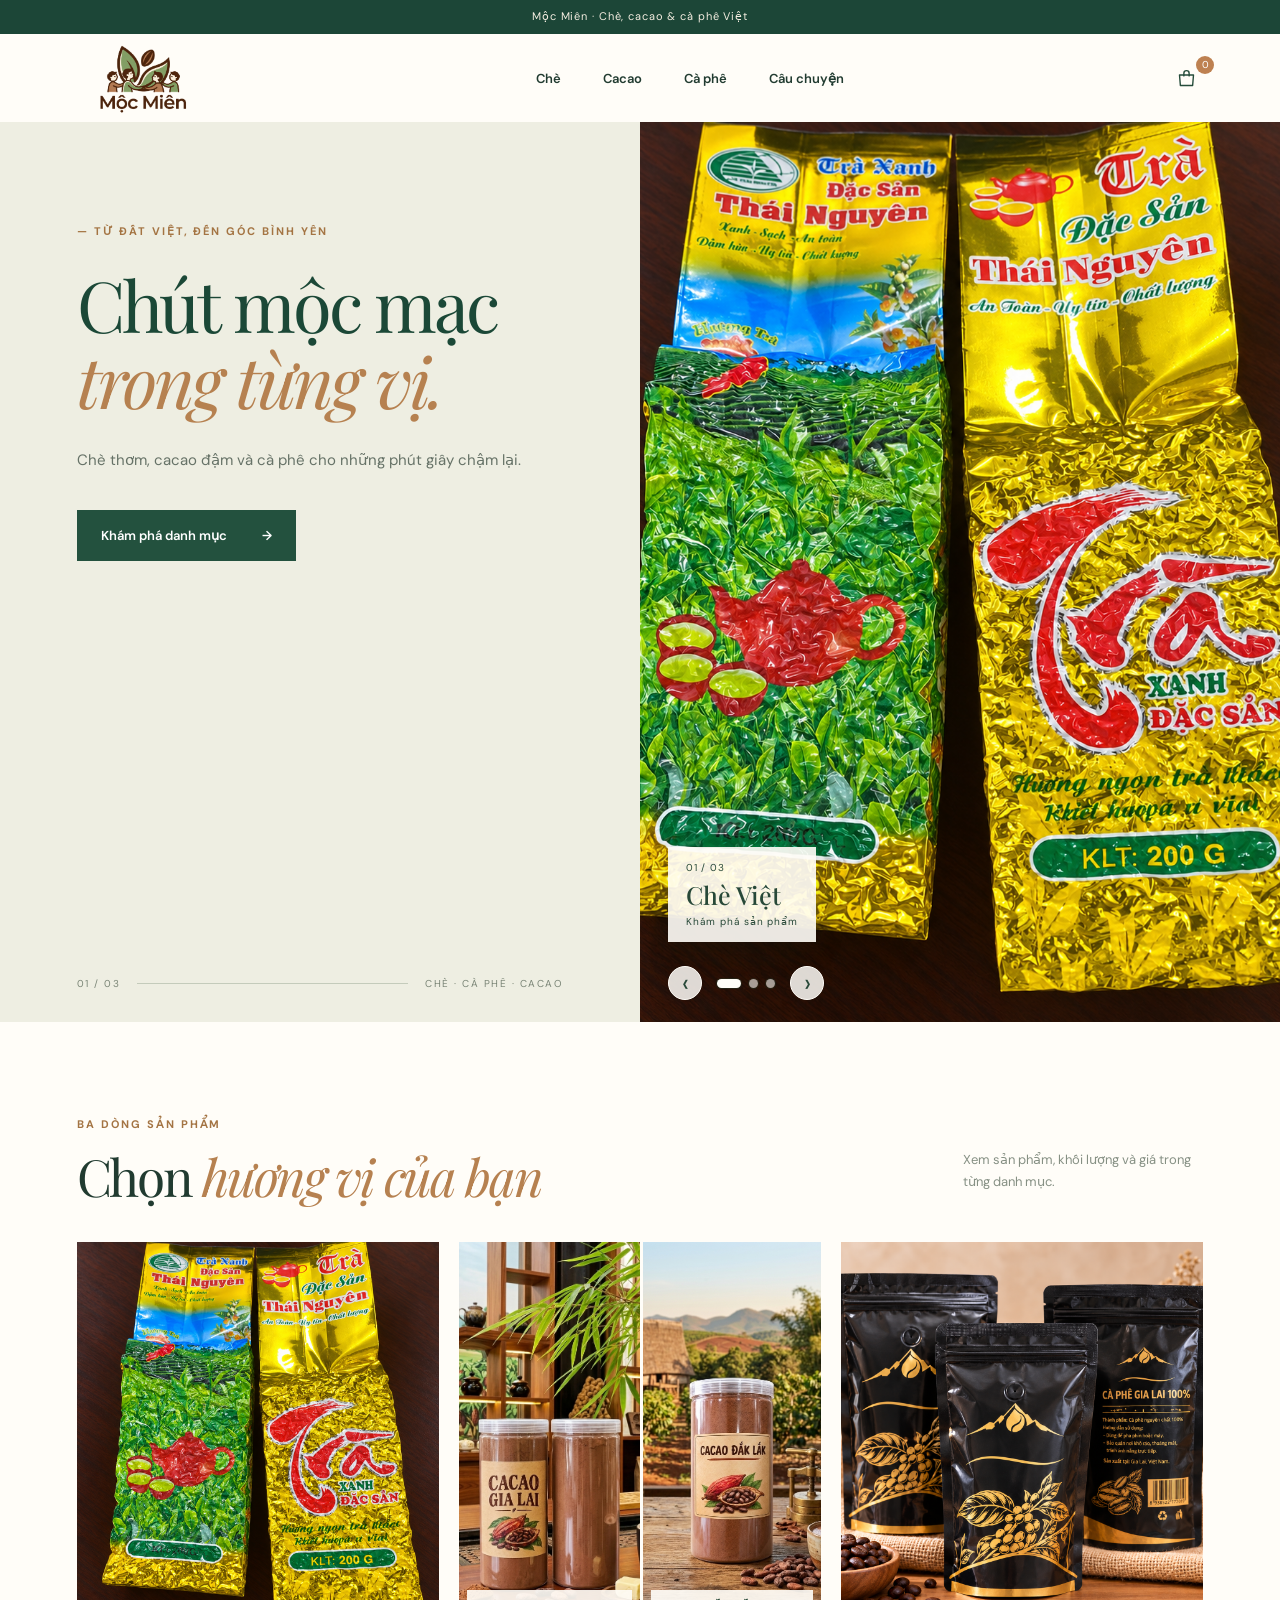
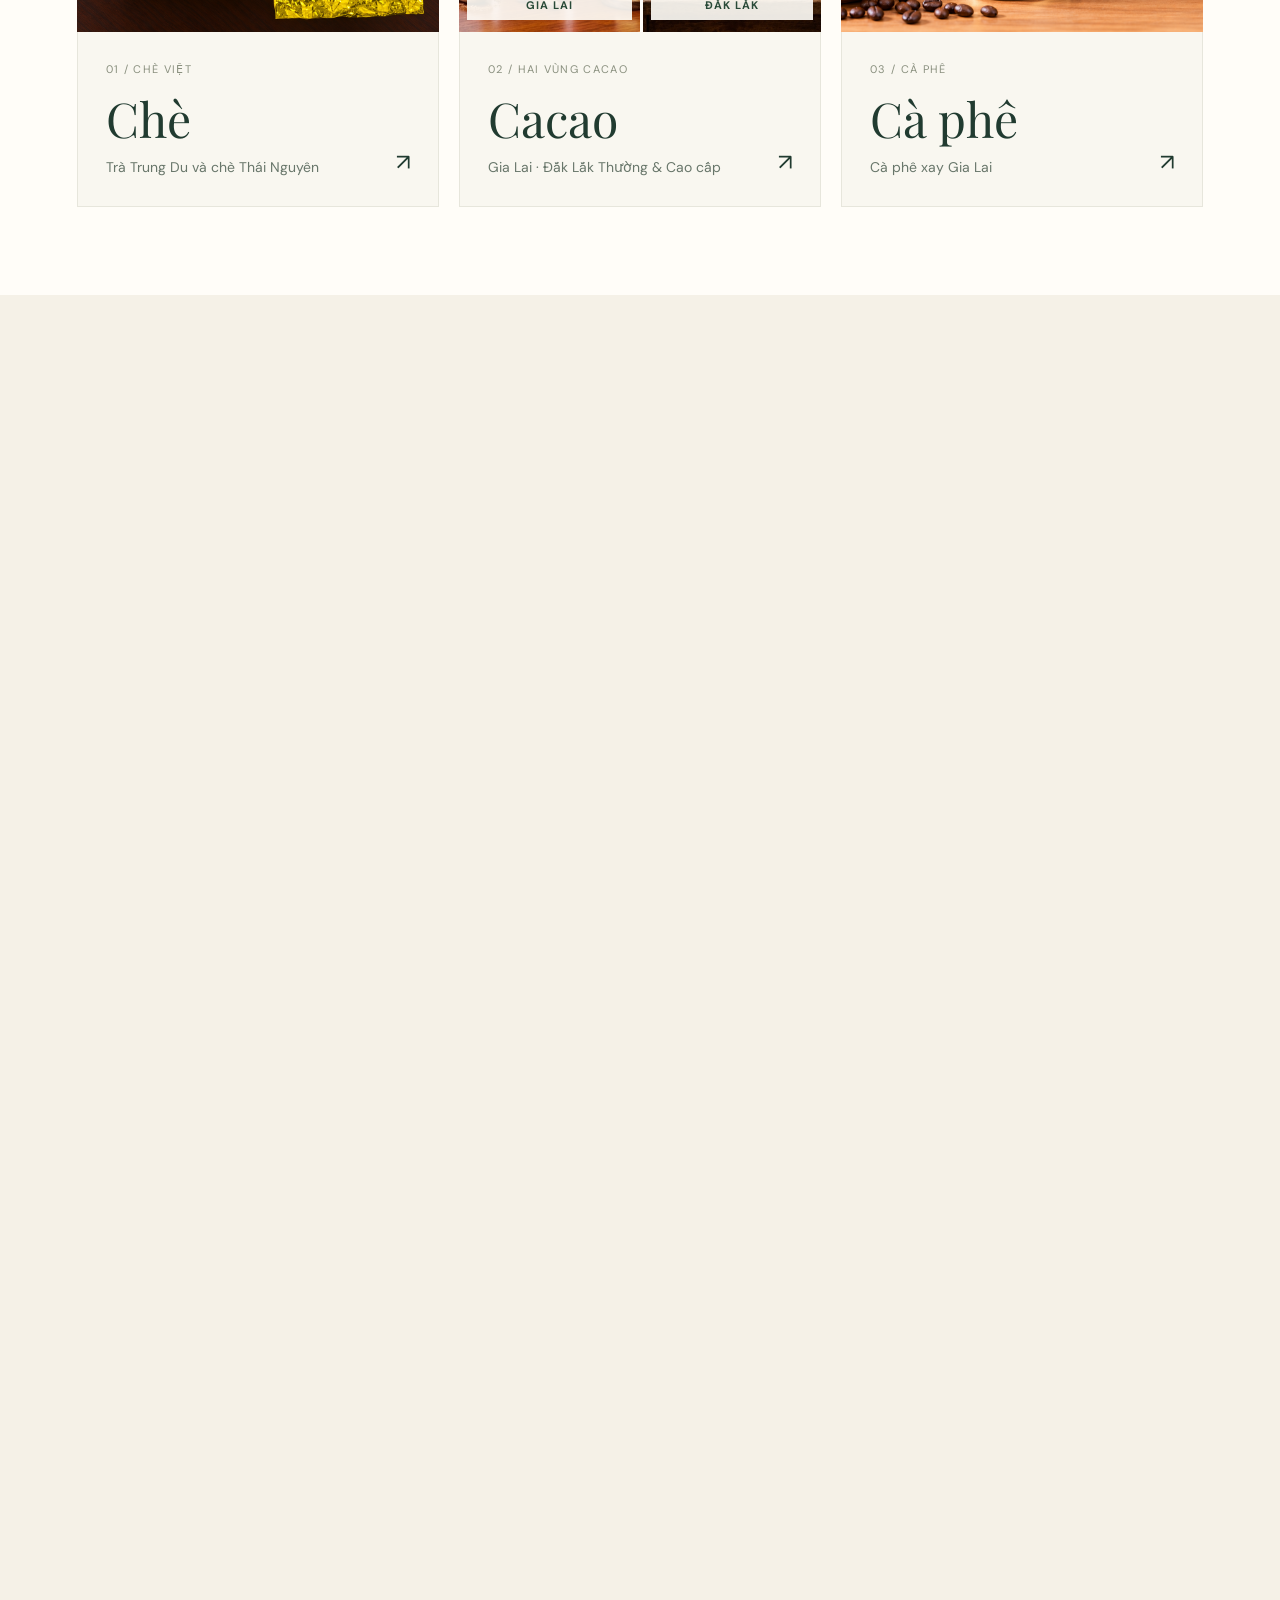
<file: index.html>
﻿<!doctype html>

<html lang="vi"><head><meta charset="utf-8"><meta name="viewport" content="width=device-width, initial-scale=1"><meta name="theme-color" content="#1d4434"><meta name="description" content="Khám phá chè, cacao Đắk Lắk và cà phê Gia Lai tại Mộc Miên. Xem sản phẩm và giá theo khối lượng."><title>Mộc Miên — Chè, Cacao &amp; Cà phê</title><link rel="icon" href="./moc-mien-logo.png" type="image/png"><link rel="preconnect" href="https://fonts.googleapis.com"><link rel="preconnect" href="https://fonts.gstatic.com" crossorigin><link href="https://fonts.googleapis.com/css2?family=DM+Sans:wght@400;500;600;700&family=Playfair+Display:ital,wght@0,400;0,500;0,600;1,400;1,500&display=swap" rel="stylesheet"><link rel="preload" as="image" href="./products/che-thai-nguyen-photo-demo.png" fetchpriority="high"><link rel="stylesheet" href="./style.css?v=ui-2"><link rel="stylesheet" href="./catalog.css?v=ui-2"><script src="./config.js?v=2" defer></script><script src="./checkout.js?v=3" defer></script><script src="./site-ui.js?v=price-fix-1" defer></script><style id="legacy-zalo-cleanup">footer>div:nth-of-type(3){display:none!important}</style></head><body data-page="home"><div id="app"></div></body></html>
</file>
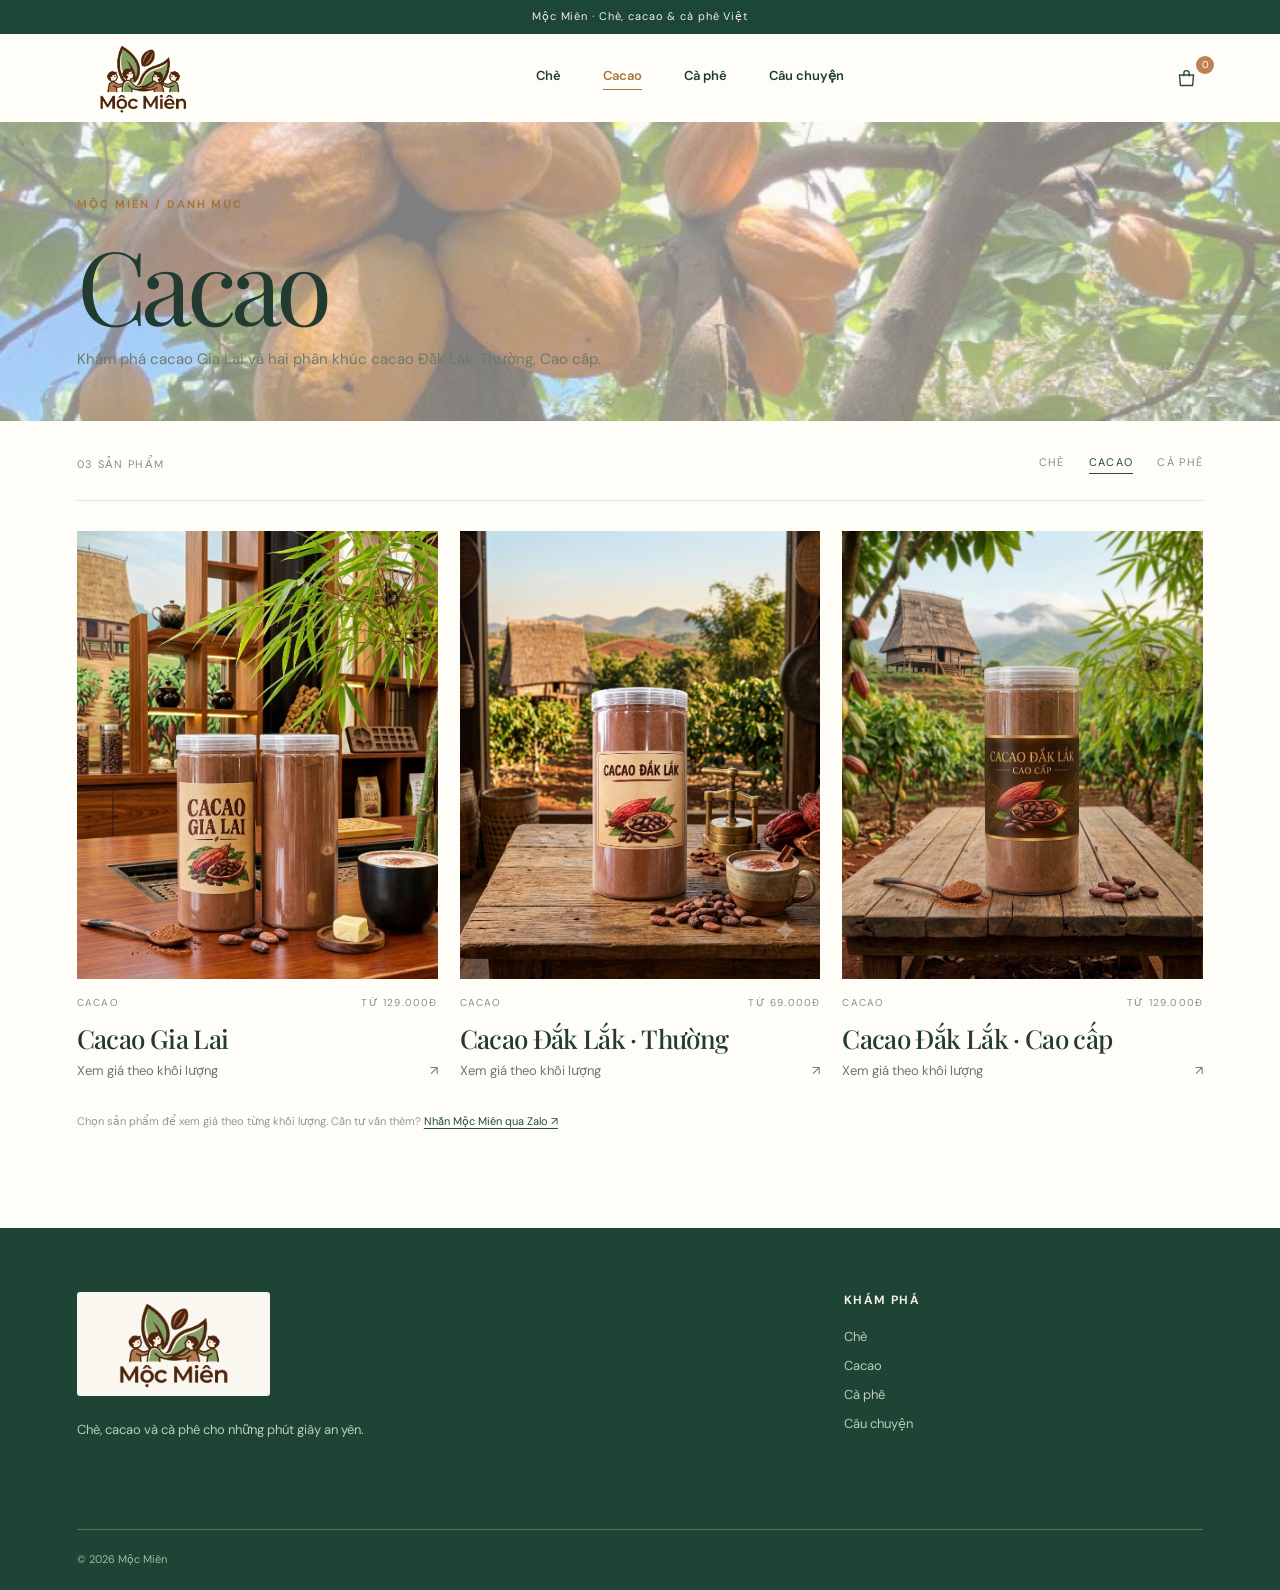
<file: cacao.html>
﻿<!doctype html>

<html lang="vi"><head><meta charset="utf-8"><meta name="viewport" content="width=device-width, initial-scale=1"><meta name="theme-color" content="#1d4434"><meta name="description" content="Bột cacao Đắk Lắk tại Mộc Miên. Có gói 150 g, 450 g và 950 g."><title>Cacao Đắk Lắk — Mộc Miên</title><link rel="icon" href="./moc-mien-logo.png" type="image/png"><link rel="preconnect" href="https://fonts.googleapis.com"><link rel="preconnect" href="https://fonts.gstatic.com" crossorigin><link href="https://fonts.googleapis.com/css2?family=DM+Sans:wght@400;500;600;700&family=Playfair+Display:ital,wght@0,400;0,500;0,600;1,400;1,500&display=swap" rel="stylesheet"><link rel="stylesheet" href="./style.css?v=story-2"><link rel="stylesheet" href="./catalog.css?v=tea-1"><script src="./config.js?v=2" defer></script><script src="./checkout.js?v=3" defer></script><script src="./site-ui.js?v=clean-1" defer></script><style id="legacy-zalo-cleanup">footer>div:nth-of-type(3){display:none!important}</style></head><body data-page="cacao"><div id="app"></div></body></html>
</file>
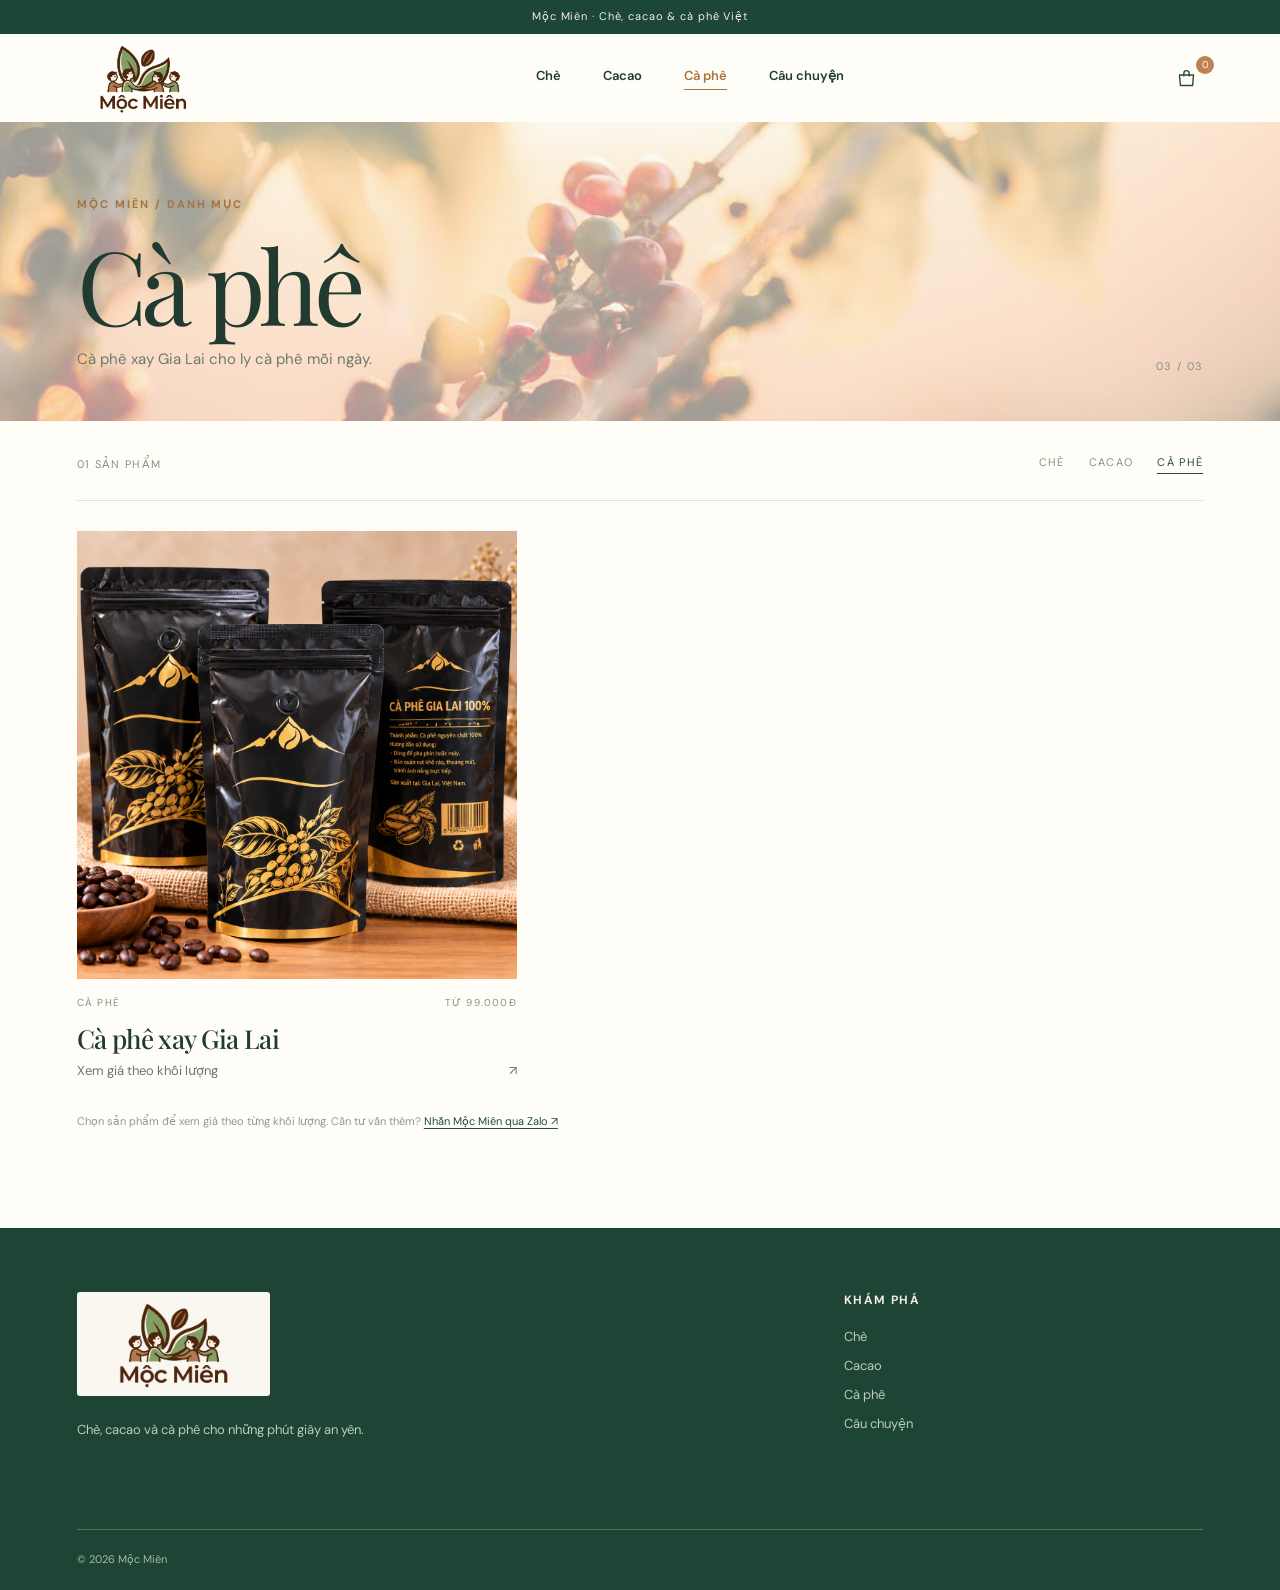
<file: caphe.html>
<!doctype html>

<html lang="vi"><head><meta charset="utf-8"><meta name="viewport" content="width=device-width, initial-scale=1"><meta name="theme-color" content="#1d4434"><meta name="description" content="Cà phê xay Gia Lai tại Mộc Miên. Có gói 150 g, 450 g và 950 g."><title>Cà phê Gia Lai — Mộc Miên</title><link rel="icon" href="./moc-mien-logo.png" type="image/png"><link rel="preconnect" href="https://fonts.googleapis.com"><link rel="preconnect" href="https://fonts.gstatic.com" crossorigin><link href="https://fonts.googleapis.com/css2?family=DM+Sans:wght@400;500;600;700&family=Playfair+Display:ital,wght@0,400;0,500;0,600;1,400;1,500&display=swap" rel="stylesheet"><link rel="stylesheet" href="./style.css?v=story-2"><link rel="stylesheet" href="./catalog.css?v=tea-1"><script src="./config.js?v=2" defer></script><script src="./checkout.js?v=3" defer></script><script src="./site-ui.js?v=clean-1" defer></script><style id="legacy-zalo-cleanup">footer>div:nth-of-type(3){display:none!important}</style></head><body data-page="caphe"><div id="app"></div></body></html>
</file>
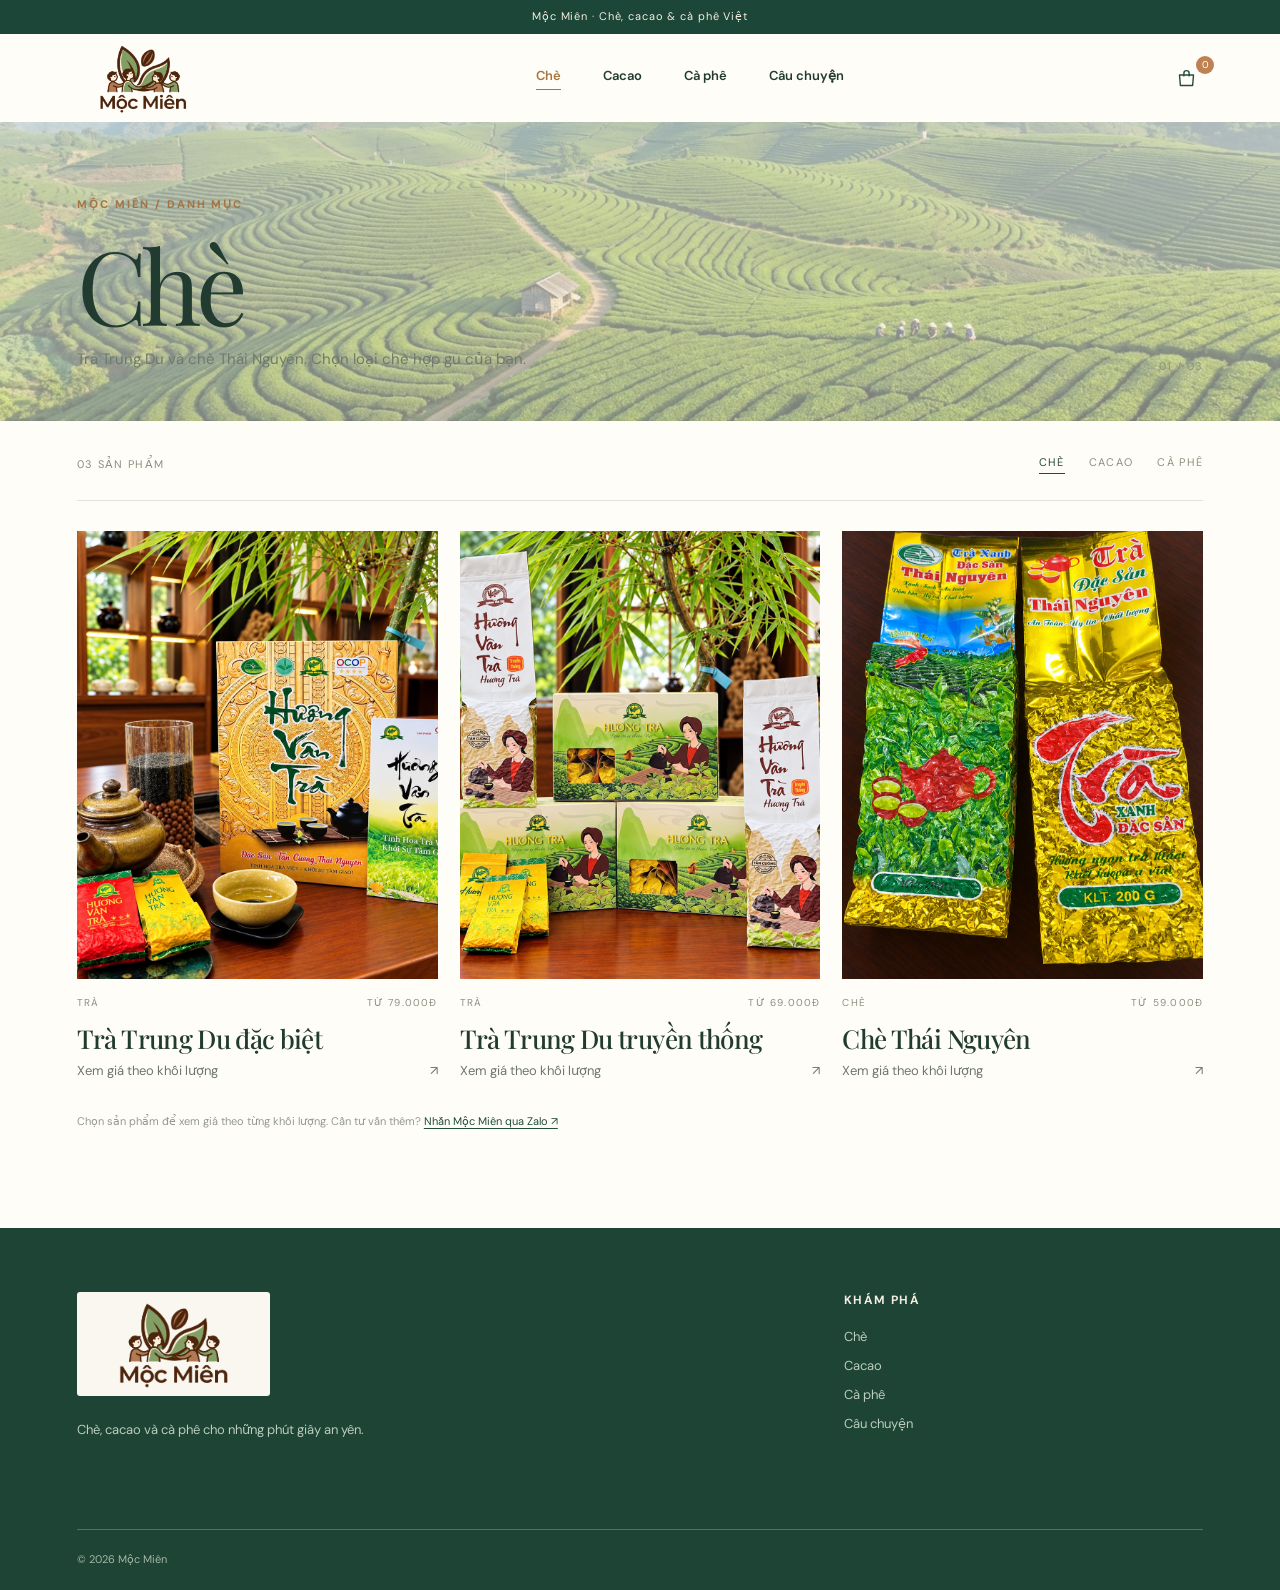
<file: che.html>
﻿<!doctype html>

<html lang="vi"><head><meta charset="utf-8"><meta name="viewport" content="width=device-width, initial-scale=1"><meta name="theme-color" content="#1d4434"><meta name="description" content="Trà Trung Du và chè Thái Nguyên tại Mộc Miên. Có gói 100 g, 200 g và 1 kg."><title>Chè Việt — Mộc Miên</title><link rel="icon" href="./moc-mien-logo.png" type="image/png"><link rel="preconnect" href="https://fonts.googleapis.com"><link rel="preconnect" href="https://fonts.gstatic.com" crossorigin><link href="https://fonts.googleapis.com/css2?family=DM+Sans:wght@400;500;600;700&family=Playfair+Display:ital,wght@0,400;0,500;0,600;1,400;1,500&display=swap" rel="stylesheet"><link rel="stylesheet" href="./style.css?v=story-2"><link rel="stylesheet" href="./catalog.css?v=tea-1"><script src="./config.js?v=2" defer></script><script src="./checkout.js?v=3" defer></script><script src="./site-ui.js?v=clean-1" defer></script><style id="legacy-zalo-cleanup">footer>div:nth-of-type(3){display:none!important}</style></head><body data-page="che"><div id="app"></div></body></html>
</file>
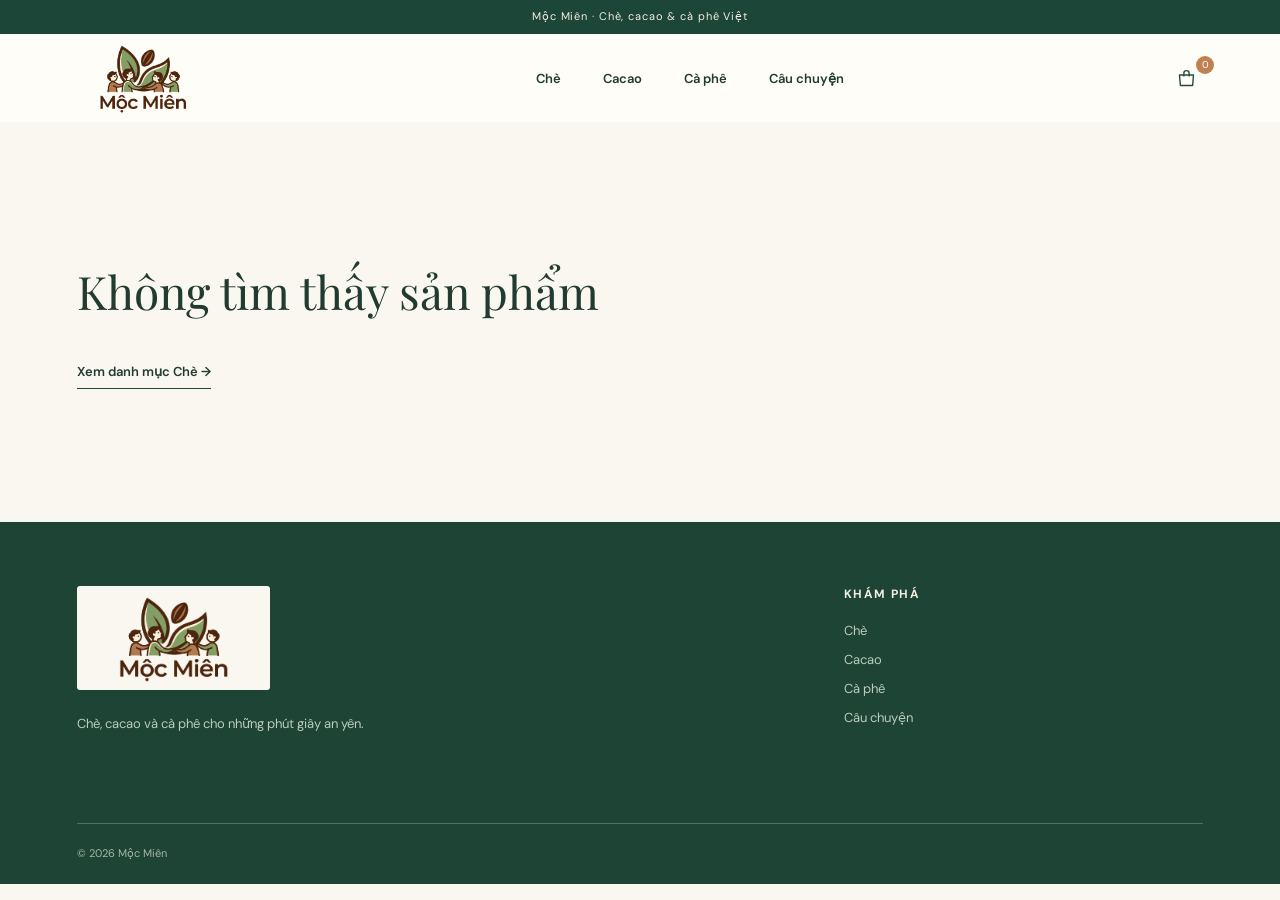
<file: product.html>
﻿<!doctype html>

<html lang="vi"><head><meta charset="utf-8"><meta name="viewport" content="width=device-width, initial-scale=1"><meta name="theme-color" content="#1d4434"><meta name="description" content="Xem giá theo khối lượng và chọn sản phẩm Mộc Miên phù hợp với bạn."><title>Sản phẩm — Mộc Miên</title><link rel="icon" href="./moc-mien-logo.png" type="image/png"><link rel="preconnect" href="https://fonts.googleapis.com"><link rel="preconnect" href="https://fonts.gstatic.com" crossorigin><link href="https://fonts.googleapis.com/css2?family=DM+Sans:wght@400;500;600;700&family=Playfair+Display:ital,wght@0,400;0,500;0,600;1,400;1,500&display=swap" rel="stylesheet"><link rel="stylesheet" href="./style.css?v=ui-2"><link rel="stylesheet" href="./catalog.css?v=ui-2"><script src="./config.js?v=2" defer></script><script src="./checkout.js?v=3" defer></script><script src="./auth.js?v=1" defer></script><script src="./site-ui.js?v=price-fix-1" defer></script><style id="legacy-zalo-cleanup">footer>div:nth-of-type(3){display:none!important}</style></head><body data-page="product"><div id="app"></div></body></html>
</file>
<file: style.css>
:root{font-family:'DM Sans',Arial,sans-serif;color:#213b30;background:#f9f7f0}*{box-sizing:border-box}html{scroll-behavior:smooth}body{margin:0}button,a{cursor:pointer}a{text-decoration:none;color:inherit}button{font:inherit}.announcement{height:34px;background:#1c4637;color:#f5eee1;text-align:center;font-size:11px;letter-spacing:.08em;padding:9px 10px}.announcement span{margin:0 20px;color:#d4ad6c}.header{height:88px;padding:0 max(6vw,24px);display:flex;align-items:center;justify-content:space-between;background:#fffdf8;position:relative;z-index:5}.brand{display:inline-flex;align-items:center;gap:10px;font-family:'Playfair Display',serif;font-size:29px;font-weight:600;letter-spacing:-.05em}.brand-mark{width:38px;height:38px;border:1px solid #2d5b43;border-radius:50%;display:grid;place-items:center}.brand-dot{color:#c1864b}.nav{display:flex;gap:42px;font-size:13px;font-weight:600}.nav a:hover,.text-link:hover{color:#a9753f}.icon-button{background:none;border:0;color:#254c3b;display:grid;place-items:center}.cart-trigger{position:relative}.cart-count{position:absolute;top:-11px;right:-11px;background:#be8151;color:white;border-radius:50%;font-size:10px;width:18px;height:18px;display:grid;place-items:center}.mobile-menu{display:none}.hero{display:grid;grid-template-columns:1fr 1fr;min-height:600px;background:#eeeee2}.hero-copy{padding:clamp(70px,8vw,125px) 6vw 32px max(6vw,32px);display:flex;flex-direction:column;align-items:flex-start}.eyebrow{font-size:11px;font-weight:700;letter-spacing:.18em;color:#a47443}.hero h1,.section-heading h2,.story h2{font-family:'Playfair Display',serif;font-weight:400;letter-spacing:-.045em}.hero h1{font-size:clamp(54px,5.5vw,88px);line-height:1.08;margin:28px 0;color:#1b4837}.hero h1 em,.section-heading h2 em,.story h2 em{color:#b68150;font-weight:400}.hero-copy>p{max-width:455px;font-size:15px;line-height:1.9;color:#667267;margin:0 0 35px}.primary-link{display:flex;align-items:center;gap:35px;background:#23513e;color:white;padding:17px 24px;font-size:13px;font-weight:600}.primary-link:hover{background:#17392c}.hero-foot{display:flex;align-items:center;gap:17px;margin-top:auto;padding-top:60px;width:100%;font-size:10px;letter-spacing:.15em;color:#7a8576}.hero-foot div{height:1px;flex:1;background:#c4cbbb}.hero-art{position:relative;overflow:hidden;background:#d9dfc5;display:grid;place-items:center}.hero-art:before{content:'';position:absolute;width:60%;height:74%;border-radius:50%;background:#c4d0ac}.hero-art img{position:relative;width:min(54%,390px);height:520px;object-fit:contain;transform:rotate(-6deg);filter:drop-shadow(22px 28px 20px #49634455)}.hero-orbit{position:absolute;border:1px solid #94ab86;border-radius:50%}.orbit-one{width:650px;height:650px;top:-130px;right:-200px}.orbit-two{width:430px;height:430px;bottom:-220px;left:-200px}.hero-art-label{position:absolute;top:75px;right:50px;font-size:11px;letter-spacing:.22em;line-height:1.5;color:#40624d}.floating-note{position:absolute;bottom:55px;left:40px;background:#fffdf2;padding:16px 23px;font-family:'Playfair Display',serif;font-style:italic;font-size:16px;box-shadow:0 15px 30px #35503a25}.promise{display:grid;grid-template-columns:repeat(3,1fr);padding:36px max(6vw,24px);background:#fffdf8;border-bottom:1px solid #e8e9df}.promise>div{display:grid;grid-template-columns:47px 1fr;grid-template-rows:20px 20px;align-items:center;padding:0 20%;border-right:1px solid #e3e5da}.promise>div:last-child{border:0}.promise div>span{grid-row:span 2;font-size:29px;color:#a87542}.promise strong{font-size:13px}.promise small{font-size:11px;color:#8b948b}.collection{padding:100px max(6vw,24px) 88px;background:#fffdf8}.section-heading{display:flex;align-items:end;justify-content:space-between;margin-bottom:36px}.section-heading h2,.story h2{font-size:clamp(42px,4vw,60px);line-height:1.15;margin:14px 0 0}.section-heading p{max-width:240px;color:#869084;font-size:13px;line-height:1.7}.product-grid{display:grid;grid-template-columns:repeat(4,1fr);gap:20px}.product-image{height:clamp(230px,27vw,365px);position:relative;display:grid;place-items:center;overflow:hidden}.tone-0{background:#e9ecdf}.tone-1{background:#f0e8d6}.tone-2{background:#eee3d6}.tone-3{background:#e4e6d8}.product-image img{height:90%;width:80%;object-fit:contain;transition:transform .25s}.product:hover img{transform:scale(1.04)}.product-image button{position:absolute;right:15px;bottom:15px;background:#fffdf8;border:0;border-radius:50%;height:38px;width:38px;color:#2a543d;font-size:25px;line-height:1}.product-meta{display:flex;justify-content:space-between;font-size:9px;letter-spacing:.14em;color:#ae8a66;margin-top:22px}.product h3{font-family:'Playfair Display',serif;font-size:22px;font-weight:500;margin:9px 0}.product-bottom{display:flex;justify-content:space-between;gap:5px;font-size:12px;color:#829083}.product-bottom strong{color:#2b4c39;font-size:14px}.sample-note{font-size:11px;color:#93998e;margin:35px 0 0}.story{display:grid;grid-template-columns:1fr 1fr;min-height:480px;background:#e8e8d8}.story-art{position:relative;overflow:hidden;background:#c3cfb3;min-height:480px}.story-sun{position:absolute;width:280px;height:280px;border-radius:50%;background:#e9d9a7;top:60px;left:35%}.story-hill{position:absolute;width:110%;height:320px;border-radius:50% 50% 0 0}.hill-one{background:#8fa786;bottom:-170px;left:-25%;transform:rotate(-12deg)}.hill-two{background:#627e65;bottom:-190px;right:-25%;transform:rotate(12deg)}.story-word{position:absolute;top:47%;left:50%;transform:translate(-50%,-50%);font-family:'Playfair Display',serif;font-size:clamp(70px,9vw,150px);color:#fff8e8;white-space:nowrap;opacity:.9}.story-copy{padding:90px 9vw 75px 7vw}.story-copy p{font-size:15px;line-height:1.9;color:#667366;max-width:470px;margin:28px 0}.text-link{display:inline-flex;align-items:center;gap:22px;border-bottom:1px solid #214c39;padding-bottom:8px;font-size:13px;font-weight:600}footer{background:#1d4434;color:#f2eee2;padding:64px max(6vw,24px) 24px;display:grid;grid-template-columns:minmax(0,2fr) minmax(180px,1fr);gap:48px}footer>div{display:flex;flex-direction:column;align-items:flex-start;gap:12px}footer .brand{font-size:28px}footer .brand-mark{border-color:#d9e0ce}footer p,footer span,footer a:not(.brand){font-size:13px;color:#bccdbd}footer strong{font-size:12px;letter-spacing:.12em;text-transform:uppercase;margin-bottom:8px}footer small{grid-column:1/-1;border-top:1px solid #55715d;padding-top:22px;margin-top:30px;font-size:11px;color:#a5b7a6}.drawer-overlay{position:fixed;inset:0;background:#142c22aa;z-index:20;display:flex;justify-content:flex-end}.drawer{width:min(430px,100%);height:100%;background:#fffdf8;padding:30px;display:flex;flex-direction:column}.drawer-head{display:flex;justify-content:space-between;align-items:center;border-bottom:1px solid #e2e6dc;padding-bottom:20px}.drawer h2{font-family:'Playfair Display',serif;font-size:28px;font-weight:500;margin:0}.drawer h2 span{font:13px 'DM Sans',sans-serif;color:#899487}.cart-items{overflow:auto;flex:1}.cart-item{display:flex;gap:15px;padding:20px 0;border-bottom:1px solid #e3e7de}.cart-item img{width:77px;height:85px;object-fit:contain;background:#e9ecdf}.cart-item div{display:flex;flex-direction:column;gap:8px}.cart-item strong{font-size:14px}.cart-item span{font-size:13px}.cart-item button{align-self:flex-start;border:0;background:none;padding:0;text-decoration:underline;color:#9c6e49;font-size:12px}.cart-total{display:flex;justify-content:space-between;border-top:1px solid #d9dfd3;padding:20px 0}.cart-disclaimer,.empty-cart{font-size:13px;line-height:1.6;color:#7b887b}.empty-cart{margin-top:40px}
@media(max-width:900px){.promise>div{padding:0 8%}.product-grid{grid-template-columns:repeat(2,1fr)}.product-image{height:330px}.hero-art img{height:440px}.story-copy{padding:70px 6vw}}
@media(max-width:650px){.announcement{font-size:9px}.announcement span{margin:0 5px}.header{height:70px}.brand{font-size:25px}.mobile-menu{display:grid}.nav{display:none;position:absolute;top:70px;left:0;right:0;background:#fffdf8;padding:25px;box-shadow:0 12px 22px #1c453620;flex-direction:column;gap:20px}.nav-open{display:flex}.hero{grid-template-columns:1fr}.hero-copy{padding:65px 7vw 20px;min-height:460px}.hero h1{font-size:57px}.hero-art{height:380px}.hero-art img{height:380px}.hero-art-label{top:30px;right:22px}.floating-note{bottom:20px;left:20px}.promise{padding:24px 5vw;grid-template-columns:1fr;gap:18px}.promise>div{padding:0;border:0}.collection{padding:70px 5vw}.section-heading{display:block}.section-heading p{max-width:100%}.product-grid{gap:15px}.product-image{height:235px}.product h3{font-size:18px}.product-bottom{display:block}.product-bottom strong{display:block;margin-top:7px}.story{grid-template-columns:1fr}.story-art{min-height:330px}.story-copy{padding:60px 7vw}footer{grid-template-columns:1fr;gap:28px}footer>div:first-child{grid-column:auto}}

[hidden]{display:none!important}


.brand-logo{display:block;width:auto;height:72px;max-width:160px;object-fit:contain}footer .brand-logo{height:90px;max-width:180px}@media(max-width:650px){.brand-logo{height:56px;max-width:120px}footer .brand-logo{height:80px;max-width:160px}}

footer .brand{background:#f9f7f0;padding:7px 14px;border-radius:3px}.story-word{font-size:clamp(55px,7vw,115px)}


/* Story carousel + image-loading performance */
.collection-landing,.story-shell{content-visibility:auto;contain-intrinsic-size:780px}
.hero-slide img[data-src],.story-media img[data-src]{opacity:0}
.hero-slide img,.story-media img{transition:opacity .28s ease,transform .3s ease}

.story-shell{padding:92px max(6vw,24px) 74px;background:#f5f1e7}
.story-heading{display:flex;align-items:end;justify-content:space-between;gap:40px;margin-bottom:34px}
.story-heading h2{font-family:'Playfair Display',serif;font-size:clamp(42px,4vw,60px);font-weight:400;letter-spacing:-.045em;line-height:1.15;margin:14px 0 0}
.story-heading h2 em{font-weight:400;color:#b68150}
.story-heading>p{max-width:420px;margin:0;color:#6f796e;font-size:13px;line-height:1.75}
.story-slider{position:relative;overflow:hidden;background:#fffdf8;border:1px solid #dedfd5;min-height:560px}
.story-panel{display:none;grid-template-columns:minmax(0,1.02fr) minmax(420px,.98fr);min-height:560px}
.story-panel.is-active{display:grid}
.story-media{position:relative;min-height:560px;overflow:hidden;background:#dfe5d6}
.story-media:after{content:'';position:absolute;inset:0;background:linear-gradient(180deg,transparent 58%,#17382a88)}
.story-media img{ position: relative;
  position: absolute;
  inset: 0;
  width: 100%;
  height: 100%;
  object-fit: cover;
  object-position: center;}
.story-number{position:absolute;z-index:2;left:24px;bottom:24px;padding:9px 12px;background:#fffdf8e8;color:#274838;font-size:10px;font-weight:700;letter-spacing:.12em}
.story-panel .story-copy{padding:64px clamp(38px,5vw,76px) 86px;display:flex;flex-direction:column;justify-content:flex-start;max-height: 700px;overflow-y: auto;min-height: 0;}
.story-panel .story-copy h2{font-family:'Playfair Display',serif;font-size:clamp(39px,3.7vw,57px);font-weight:400;letter-spacing:-.045em;line-height:1.12;margin:16px 0 20px}
.story-panel .story-copy h2 em{font-weight:400;color:#b68150}
.story-panel .story-copy>p{max-width:590px;margin:0 0 24px;color:#667366;font-size:14px;line-height:1.85}
.story-benefits{list-style:none;margin:0 0 28px;padding:0;display:grid;grid-template-columns:repeat(3,minmax(0,1fr));gap:10px}
.story-benefits li{min-width:0;padding:14px 13px;background:#f1f2e8;border-top:2px solid #829478}
.story-benefits strong{display:block;color:#254c3b;font-size:11px;line-height:1.35;margin-bottom:6px}
.story-benefits span{display:block;color:#798476;font-size:10px;line-height:1.55}
.story-controls{position:absolute;z-index:4;right:28px;bottom:24px;display:flex;align-items:center;gap:11px}
.story-arrow{width:34px;height:34px;border:1px solid #bfc9bb;border-radius:50%;background:#fffdf8;color:#274838;font-size:24px;line-height:1;display:grid;place-items:center}
.story-arrow:hover,.story-arrow:focus-visible{background:#e8eee7}
.story-dots{display:flex;align-items:center;gap:7px}
.story-dot{width:8px;height:8px;padding:0;border:0;border-radius:50%;background:#a7b1a4}
.story-dot.is-active{width:24px;border-radius:8px;background:#27503d}
.story-dot:focus-visible,.story-arrow:focus-visible{outline:3px solid #b68150;outline-offset:3px}
.story-health-note{margin:14px 0 0;color:#8b9186;font-size:10px;line-height:1.5}
@media(max-width:1050px){
  .story-panel{grid-template-columns:1fr 1fr}
  .story-benefits{grid-template-columns:1fr}
  .story-panel .story-copy{padding:48px 38px 84px}
}
@media(max-width:760px){
  .story-shell{padding:68px 5vw 54px}
  .story-heading{display:block}
  .story-heading>p{max-width:none;margin-top:16px}
  .story-slider,.story-panel{min-height:0}
  .story-panel.is-active{grid-template-columns:1fr}
  .story-media{min-height:310px}
  .story-panel .story-copy{padding:40px 6vw 82px}
  .story-panel .story-copy h2{font-size:40px}
  .story-benefits{gap:8px}
  .story-controls{right:18px;bottom:18px}
}
@media(prefers-reduced-motion:reduce){
  .hero-slide img,.story-media img{transition:none}
}
</file>
<file: catalog.css>
.nav a[aria-current="page"]{color:#a9753f;border-bottom:1px solid currentColor;padding-bottom:5px}
.hero-art{min-height:600px;height:100vh;background:#d9dfc5;display:block}
.hero-art::before{display:none}
.hero-slides,.hero-slide{position:absolute;inset:0}
.hero-slide{opacity:0;visibility:hidden;pointer-events:none;transition:opacity .65s ease,visibility .65s ease}
.hero-slide.is-active{opacity:1;visibility:visible;pointer-events:auto}
.hero-art .hero-slide img{display:block;width:100%;height:100%;object-fit:cover;transform:none;filter:none}
.hero-art .cacao-hero-pair{display:grid;grid-template-columns:1fr 1fr;width:100%;height:100%}
.hero-art .cacao-hero-pair img{width:100%;height:100%;object-fit:cover}
.hero-slide-caption{position:absolute;left:28px;bottom:80px;z-index:2;display:flex;flex-direction:column;gap:4px;padding:14px 18px;background:#fffdf8e8;color:#274838;box-shadow:0 8px 28px #1e392720;pointer-events:none}
.hero-slide-caption span{font-size:10px;letter-spacing:.08em}
.hero-slide-caption strong{font-family:'Playfair Display',serif;font-size:25px;font-weight:500}
.hero-slide-controls{position:absolute;left:28px;right:28px;bottom:22px;z-index:2;display:flex;align-items:center;gap:15px}
.hero-arrow{width:34px;height:34px;border:1px solid #fffdf8;background:#fffdf8d9;color:#274838;border-radius:50%;font-size:26px;line-height:1;display:grid;place-items:center}
.hero-arrow:hover,.hero-arrow:focus-visible{background:#fffdf8}
.hero-dots{display:flex;align-items:center;gap:8px}
.hero-dot{width:9px;height:9px;padding:0;border:0;border-radius:50%;background:#fffdf899;box-shadow:0 0 0 1px #29463255}
.hero-dot.is-active{width:24px;border-radius:8px;background:#fffdf8}
.hero-dot:focus-visible,.hero-arrow:focus-visible,.hero-slide:focus-visible{outline:3px solid #b68150;outline-offset:3px}
@media(max-width:650px){.hero-art{min-height:380px}.hero-slide-caption{left:16px;bottom:72px;padding:10px 13px}.hero-slide-caption strong{font-size:21px}.hero-slide-controls{left:16px;right:16px;bottom:18px}}
@media(prefers-reduced-motion:reduce){.hero-slide{transition:none}}
.collection-landing{padding-top:90px}
.category-grid{display:grid;grid-template-columns:repeat(3,minmax(0,1fr));gap:20px}
.category-tile{display:block;min-width:0;background:#ecede1;transition:transform .25s ease}
.category-tile:hover{transform:translateY(-4px)}
.cacao-tile{background:#eae0d2}
.cacao-region-pair{height:390px;display:grid;grid-template-columns:1fr 1fr;overflow:hidden}
.cacao-region-pair a{position:relative;min-width:0;overflow:hidden;background:#eae0d2}
.cacao-region-pair a+a{border-left:3px solid #fffdf8}
.cacao-region-pair img{width:100%;height:100%;object-fit:cover;transition:transform .3s ease}
.cacao-region-pair span{position:absolute;left:8px;right:8px;bottom:12px;padding:8px 4px;background:#fffdf8e8;color:#294a38;text-align:center;font-size:11px;font-weight:700;letter-spacing:.08em}
.cacao-region-pair a:hover img{transform:scale(1.04)}
.cacao-region-pair a:focus-visible,.category-more:focus-visible{outline:3px solid #b68150;outline-offset:-3px}
.cacao-tile .category-copy h3 a:hover,.category-more:hover{color:#a9753f}
.category-more{position:absolute;right:28px;bottom:29px;font-size:23px}
.coffee-tile{background:#e7dfd2}
.category-art{height:390px;display:grid;place-items:center;overflow:hidden}
.category-art img{width:100%;height:100%;object-fit:cover;transition:transform .3s ease}
.category-art img[src$="-photo-demo.png"]{width:100%;height:100%;object-fit:cover}
.story-art{background:#48613d url('./products/coffee-cherries-story-demo.png') center/cover no-repeat}
.story-art .story-sun,.story-art .story-hill{display:none}
.story-art .story-word{text-shadow:0 2px 20px #1f3827aa}
.category-tile:hover img{transform:scale(1.04)}
.category-copy{position:relative;background:#f9f7f0;padding:25px 28px 30px;border:1px solid #e7e6dc;border-top:0}
.category-copy>span,.catalog-meta,.catalog-tools,.catalog-index{font-size:11px;letter-spacing:.12em;text-transform:uppercase;color:#8a907f}
.category-copy h3{font-family:'Playfair Display',serif;font-size:48px;font-weight:400;margin:8px 0}
.category-copy p{margin:0;color:#68766a;font-size:14px}
.category-copy b{position:absolute;right:28px;bottom:29px;font-size:23px;font-weight:400}
.catalog-hero {
  min-height: 290px;
  padding: 70px max(6vw, 24px) 48px;
  display: flex;
  align-items: end;
  justify-content: space-between;
  background-size: cover;
  background-position: center;
  background-repeat: no-repeat;
}

.catalog-hero:not(.cacao-heading):not(.coffee-heading) {
  background-image:
    linear-gradient(
      rgba(249, 247, 240, 0.6),
      rgba(249, 247, 240, 0.5)
    ),
    url("./products/anhdoiche.png");
}

.catalog-hero.cacao-heading {
  background-image:
    linear-gradient(
      rgba(249, 247, 240, 0.5),
      rgba(249, 247, 240, 0.5)
    ),
    url("./products/anhcacaocay.jpg");

  background-size: cover;
  background-position: center;
  background-repeat: no-repeat;
}

.catalog-hero.coffee-heading {
  background-image:
    linear-gradient(
      rgba(249, 247, 240, 0.6),
      rgba(249, 247, 240, 0.6)
    ),
    url("./products/anhcaphecay.jpg");

  background-size: cover;
  background-position: center;
  background-repeat: no-repeat;
}


.coffee-tone{background:#e9e0d3}
.catalog-hero h1{font-family:'Playfair Display',serif;font-size:clamp(72px,8vw,120px);font-weight:400;letter-spacing:-.055em;line-height:1;margin:20px 0 12px}
.catalog-hero p{max-width:620px;color:#6e796d;font-size:15px;line-height:1.7;margin:0}
.catalog-section{background:#fffdf8;padding:34px max(6vw,24px) 100px}
.catalog-tools{display:flex;justify-content:space-between;align-items:center;padding-bottom:26px;border-bottom:1px solid #e0e3da}
.catalog-tools nav{display:flex;gap:24px}
.catalog-tools a{padding-bottom:4px}
.catalog-tools a[aria-current="page"]{color:#234b3a;border-bottom:1px solid #234b3a}
.catalog-grid{display:grid;grid-template-columns:repeat(3,minmax(0,1fr));gap:22px;margin-top:30px}
.catalog-grid:has(> :only-child){grid-template-columns:minmax(0,440px)}
.catalog-image{height:clamp(300px,35vw,480px);display:grid;place-items:center;overflow:hidden}
.catalog-image img{width:100%;height:100%;object-fit: cover;object-position: center;display: block;transition:transform .3s ease}
.catalog-image img[src$="-photo-demo.png"]{width:100%;height:100%;object-fit:cover}
.catalog-card:hover img{transform:scale(1.04)}
.catalog-meta{display:flex;justify-content:space-between;gap:8px;margin-top:17px;font-size:10px}
.catalog-card h2{font-family:'Playfair Display',serif;font-size:26px;font-weight:500;letter-spacing:-.025em;margin:12px 0 6px}
.catalog-card p{font-size:13px;color:#6d776b;margin:0;display:flex;justify-content:space-between}
.breadcrumbs{display:flex;flex-wrap:wrap;gap:10px;padding:24px max(6vw,24px);background:#fffdf8;font-size:12px;color:#899085}
.breadcrumbs a:hover{color:#23513e}
.detail-layout{display:grid;grid-template-columns:minmax(0,1.12fr) minmax(360px,.88fr);background:#fffdf8;min-height:690px}
.detail-visual{background:#e9ecdf;display:grid;place-items:center;min-height:650px;overflow:hidden}
.detail-visual img{height:100%;max-height:none;width:100%;object-fit:cover}
.detail-visual img[src$="-photo-demo.png"]{width:100%;height:100%;max-height:none;object-fit:cover}
.detail-visual:has(.photo-disclosure){position:relative}
.photo-disclosure{position:absolute;left:20px;right:20px;bottom:20px;padding:10px 14px;background:#fffdf8e8;color:#34503d;font-size:11px;line-height:1.4;text-align:center}
.detail-info{padding:clamp(42px,5vw,76px) max(5vw,34px) 64px;max-width:700px;width:100%;margin:auto}
.detail-info h1{font-family:'Playfair Display',serif;font-weight:400;font-size:clamp(44px,4.3vw,66px);letter-spacing:-.045em;line-height:1.1;margin:18px 0 16px}
.detail-subtitle{font-size:14px;color:#6f7b6d;margin:0 0 35px}
.detail-price{font-size:16px;font-weight:600;margin:0 0 30px}
.detail-divider{height:1px;background:#dfe4da;margin-bottom:26px}
.variant-block{background:#f5f3ea;border:1px solid #e2e3d9;padding:22px 22px 20px;margin-bottom:14px}
.variant-heading{display:flex;align-items:flex-end;justify-content:space-between;gap:18px;margin-bottom:8px}
.variant-heading>div{display:grid;gap:5px}
.variant-heading strong{font-family:'Playfair Display',serif;font-size:22px;font-weight:500;color:#234b3a}
.variant-heading>span{flex:none;color:#6f7c70;font-size:12px;font-weight:600}
.variant-kicker{font-size:9px;font-weight:700;letter-spacing:.16em;color:#a47443}
.variant-help{margin:0 0 16px;color:#7a8579;font-size:11px;line-height:1.55}
.variant-options{display:grid;grid-template-columns:repeat(3,1fr);gap:10px;margin-bottom:0}
.variant-options button{position:relative;background:#fffdf8;border:1px solid #cbd4c8;color:#294a38;padding:15px 8px;min-height:74px;font-weight:700;font-size:15px;transition:background .18s ease,border-color .18s ease,transform .18s ease}
.variant-options button small{display:block;margin-top:5px;color:#7d8b7e;font-size:11px;font-weight:400}
.variant-options button:hover{border-color:#6f8978;transform:translateY(-1px)}
.variant-options button[aria-pressed="true"]{border-color:#214d39;background:#e7eee7;box-shadow:inset 0 0 0 1px #214d39}
.variant-options button[aria-pressed="true"]::after{content:'✓';position:absolute;top:7px;right:9px;font-size:11px;color:#214d39}
.variant-options button:focus-visible,.detail-add:focus-visible,.catalog-card a:focus-visible,.category-tile:focus-visible{outline:3px solid #b68150;outline-offset:3px}
.detail-add{background:#214d39;border:0;color:#fff;width:100%;min-height:58px;font-size:14px;font-weight:700;letter-spacing:.01em;transition:background .18s ease,transform .18s ease}
.detail-add:hover:not(:disabled){background:#17382a;transform:translateY(-1px)}
.detail-add:disabled{background:#9aa99e;color:#f5f7f3;cursor:not-allowed}
.detail-note{color:#859185;font-size:12px;line-height:1.6;margin:15px 0 30px}
.detail-facts{border-top:1px solid #dfe4da}
.detail-facts details{border-bottom:1px solid #dfe4da;padding:17px 0}
.detail-facts summary{cursor:pointer;font-size:13px;font-weight:600}
.detail-facts p{color:#718071;font-size:13px;line-height:1.7;margin:14px 0 0}
.detail-more{display:flex;justify-content:space-between;align-items:end;gap:20px;padding:75px max(6vw,24px);background:#eeeee2}
.detail-more h2{font-family:'Playfair Display',serif;font-size:42px;font-weight:400;margin:12px 0 0}
.missing-product{padding:100px max(6vw,24px);min-height:400px}
.missing-product h1{font-family:'Playfair Display',serif;font-size:46px;font-weight:400}
@media(max-width:900px){.nav{gap:22px}.category-grid{grid-template-columns:repeat(2,minmax(0,1fr))}.category-art{height:320px}.catalog-grid{grid-template-columns:repeat(2,minmax(0,1fr))}.detail-layout{grid-template-columns:1fr 1fr}.detail-visual{min-height:580px}.detail-info{padding:45px 5vw}}
@media(max-width:650px){.category-grid{grid-template-columns:1fr}.category-art,.cacao-region-pair{height:320px}.category-copy h3{font-size:39px}.catalog-hero{min-height:240px;padding:55px 5vw 35px}.catalog-hero h1{font-size:72px}.catalog-index{display:none}.catalog-section{padding:24px 5vw 70px}.catalog-tools,.catalog-tools nav{flex-wrap:wrap;gap:14px}.catalog-grid{grid-template-columns:1fr;gap:24px}.catalog-image{height:320px}.catalog-card h2{font-size:22px}.catalog-meta{font-size:9px}.catalog-meta span:last-child{display:none}.breadcrumbs{padding:18px 5vw}.detail-layout{grid-template-columns:1fr}.detail-visual{min-height:400px;height:420px}.detail-visual img{max-height:370px}.detail-info{padding:38px 5vw 58px}.detail-info h1{font-size:45px}.variant-block{padding:18px 14px}.variant-heading{align-items:flex-start}.variant-heading strong{font-size:20px}.variant-options{grid-template-columns:1fr}.variant-options button{min-height:62px;text-align:left;padding:13px 16px}.variant-options button small{display:inline;margin-left:8px}.detail-add{min-height:56px}.detail-more{display:block;padding:55px 6vw}.detail-more h2{font-size:35px;margin-bottom:25px}}
@media(max-width:390px){.catalog-grid{grid-template-columns:1fr}.catalog-image{height:320px}}
.drawer{width:min(500px,100%);overflow-y:auto}
.cart-items{flex:none;overflow:visible}
.cart-item{align-items:flex-start}
.cart-item img{width:72px;height:82px;flex:none;object-fit:cover}
.cart-item .cart-item-info{flex:1;min-width:0}
.cart-item .quantity-control{display:flex;flex-direction:row;align-items:center;gap:0;width:max-content;border:1px solid #cbd4c8}
.cart-item .quantity-control button{width:30px;height:30px;display:grid;place-items:center;color:#214d39;text-decoration:none;font-size:18px}
.cart-item .quantity-control span{min-width:26px;text-align:center}
.cart-item .remove-item{font-size:12px}
.cart-line-total{white-space:nowrap;font-size:13px}
.cart-checkout{border-top:1px solid #dfe4da;margin-top:12px;padding-top:20px}
.cart-summary{display:grid;grid-template-columns:minmax(0,1fr) auto;gap:10px 12px;align-items:center;font-size:14px;margin-bottom:24px}
.cart-summary strong{text-align:right}
.cart-checkout h3{font-family:'Playfair Display',serif;font-size:25px;font-weight:500;margin:0 0 16px}
.cart-checkout form{display:grid;gap:13px}
.cart-checkout label{display:grid;gap:7px;font-size:12px;font-weight:600;color:#34503d}
.cart-checkout input,.cart-checkout textarea,.cart-checkout select{width:100%;border:1px solid #cbd4c8;border-radius:0;background:#fff;color:#213b30;padding:11px 12px;font:14px 'DM Sans',Arial,sans-serif}
.cart-checkout textarea{resize:vertical}
.checkout-hint,.order-handoff p{font-size:12px;line-height:1.6;color:#68766a;margin:0}
.tea-order-notice{background:#f7f0e5;color:#5e492f;padding:14px 16px;margin:14px 0}
.tea-order-notice a{color:#214d39;font-weight:700;text-decoration:underline}
.order-submit,.zalo-checkout-link{display:block;width:100%;border:0;background:#214d39;color:#fff;padding:14px 18px;text-align:center;font-size:13px;font-weight:700}
.order-submit:hover,.zalo-checkout-link:hover{background:#17382a}
.checkout-status{min-height:20px;color:#214d39;font-size:12px;line-height:1.5;margin:0}
.order-handoff{display:grid;gap:12px;background:#edf1e9;padding:16px}
.order-handoff button{justify-self:start;border:1px solid #214d39;background:#fff;color:#214d39;padding:9px 14px;font-size:12px;font-weight:600}
.order-handoff textarea{font-size:12px;line-height:1.6}
.sample-note a{text-decoration:underline;text-underline-offset:3px;color:#214d39}


/* Checkout / payment UI */
.payment-methods{border:0;padding:0;margin:2px 0 0;display:grid;gap:9px}
.payment-methods legend{font-size:12px;font-weight:700;color:#34503d;margin-bottom:4px}
.payment-option{display:flex!important;grid-template-columns:none!important;align-items:flex-start;gap:11px!important;border:1px solid #cbd4c8;padding:12px 13px;background:#fff;cursor:pointer}
.payment-option:has(input:checked){border-color:#214d39;background:#edf1e9}
.payment-option input{width:auto!important;margin:3px 0 0;accent-color:#214d39}
.payment-option span{display:grid;gap:3px}
.payment-option strong{font-size:13px;color:#213b30}
.payment-option small{font-size:11px;line-height:1.45;color:#6f7b6d;font-weight:400}
.payment-help{margin:0;padding:10px 12px;background:#f6f3e9;border-left:3px solid #a9753f;color:#68766a;font-size:11px;line-height:1.55}
.order-submit:disabled{opacity:.62;cursor:wait}
.order-result{display:grid;gap:5px;padding:12px 13px;background:#fffdf8;border:1px solid #cad4c8}
.order-result:empty{display:none}
.order-result strong{font-size:13px;color:#214d39}
.order-result span{font-size:11px;line-height:1.5;color:#68766a}
.cart-checkout input:focus,.cart-checkout textarea:focus,.cart-checkout select:focus,.payment-option:focus-within{outline:2px solid #b68150;outline-offset:2px}
@media(max-width:650px){.payment-option{padding:11px}.drawer{padding:22px 18px}}


/* Account / authentication UI */
.header-actions{display:flex;align-items:center;gap:20px}
.account-trigger{display:flex;align-items:center;gap:7px;min-height:42px;padding:0 4px}
.account-trigger span{font-size:12px;font-weight:600;max-width:120px;white-space:nowrap;overflow:hidden;text-overflow:ellipsis}
.account-trigger:hover,.account-trigger:focus-visible{color:#a9753f}
.auth-overlay{position:fixed;inset:0;z-index:50;background:#17382a99;display:grid;place-items:center;padding:22px}
.auth-dialog{position:relative;width:min(470px,100%);max-height:min(720px,calc(100vh - 44px));overflow:auto;background:#fffdf8;padding:42px 42px 34px;box-shadow:0 24px 70px #102d2260;color:#213b30}
.auth-close{position:absolute;top:16px;right:18px;border:0;background:none;color:#315342;font-size:30px;line-height:1}
.auth-dialog h2{font-family:'Playfair Display',serif;font-size:38px;line-height:1.12;font-weight:500;letter-spacing:-.035em;margin:14px 0 10px}
.auth-intro{font-size:13px;line-height:1.7;color:#6f7b6d;margin:0 0 24px}
.auth-tabs{display:grid;grid-template-columns:1fr 1fr;border-bottom:1px solid #d8dfd5;margin-bottom:23px}
.auth-tab{border:0;border-bottom:2px solid transparent;background:none;padding:12px 8px;color:#7a8679;font-size:13px;font-weight:700}
.auth-tab.is-active{border-color:#214d39;color:#214d39}
.auth-form{display:grid;gap:15px}
.auth-form label{display:grid;gap:7px;font-size:12px;font-weight:700;color:#34503d}
.auth-form input{width:100%;border:1px solid #cbd4c8;background:#fff;padding:12px 13px;color:#213b30;font:14px 'DM Sans',Arial,sans-serif}
.auth-form input:focus{outline:2px solid #b68150;outline-offset:2px}
.auth-primary,.auth-secondary{width:100%;border:0;padding:14px 18px;font-size:13px;font-weight:700}
.auth-primary{background:#214d39;color:#fff;margin-top:3px}
.auth-primary:hover{background:#17382a}
.auth-primary:disabled{opacity:.6;cursor:wait}
.auth-secondary{background:#f0eee4;color:#214d39;border:1px solid #cbd4c8}
.auth-member-card{display:flex;align-items:center;justify-content:space-between;gap:15px;background:#edf1e9;padding:15px 16px;margin:22px 0}
.auth-member-card span{font-size:11px;text-transform:uppercase;letter-spacing:.1em;color:#748173}
.auth-member-card strong{font-size:13px;color:#214d39}
.auth-status{min-height:20px;margin:18px 0 0;font-size:12px;line-height:1.5;color:#52665a}
.auth-status[data-kind="success"]{color:#214d39}
.auth-status[data-kind="error"]{color:#9b3f33}
@media(max-width:750px){.account-trigger span{display:none}.header-actions{gap:12px}}
@media(max-width:650px){.auth-overlay{padding:12px}.auth-dialog{padding:38px 22px 28px}.auth-dialog h2{font-size:32px}.header-actions{margin-left:auto}}
</file>
